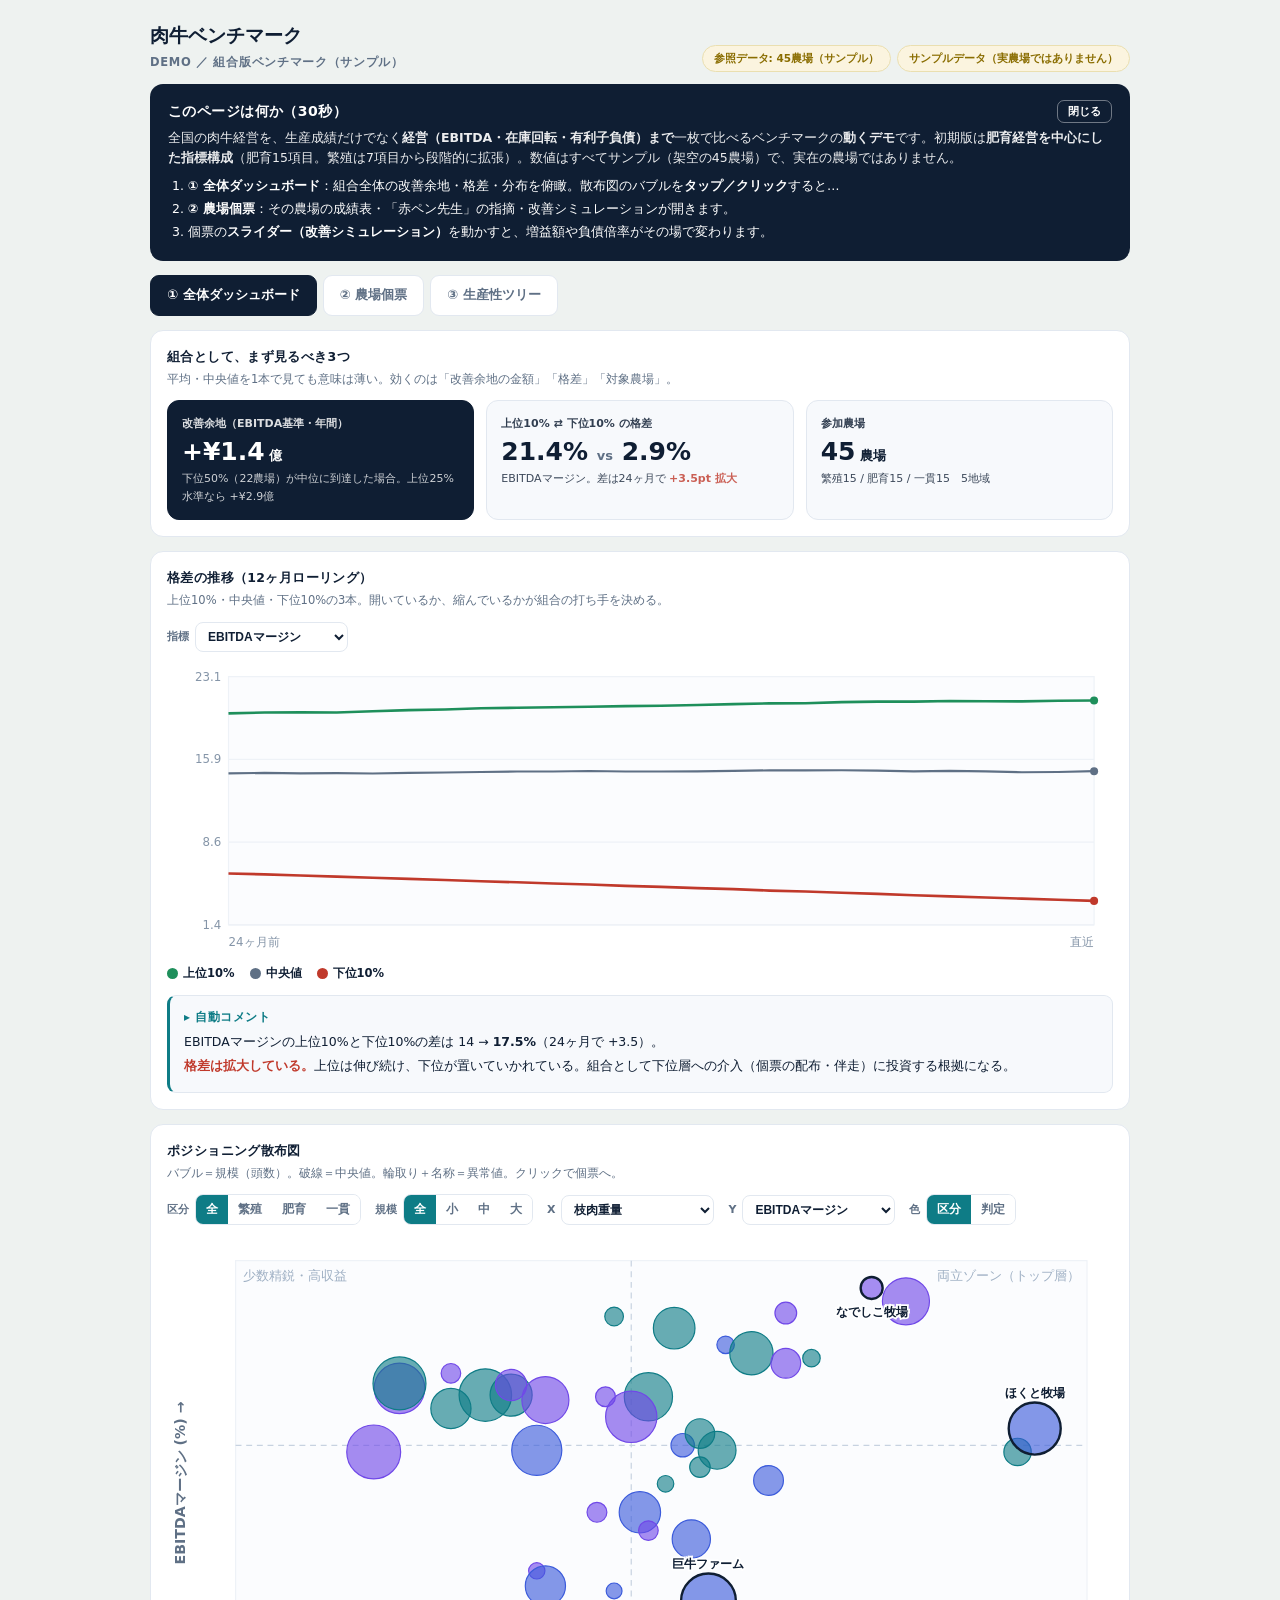
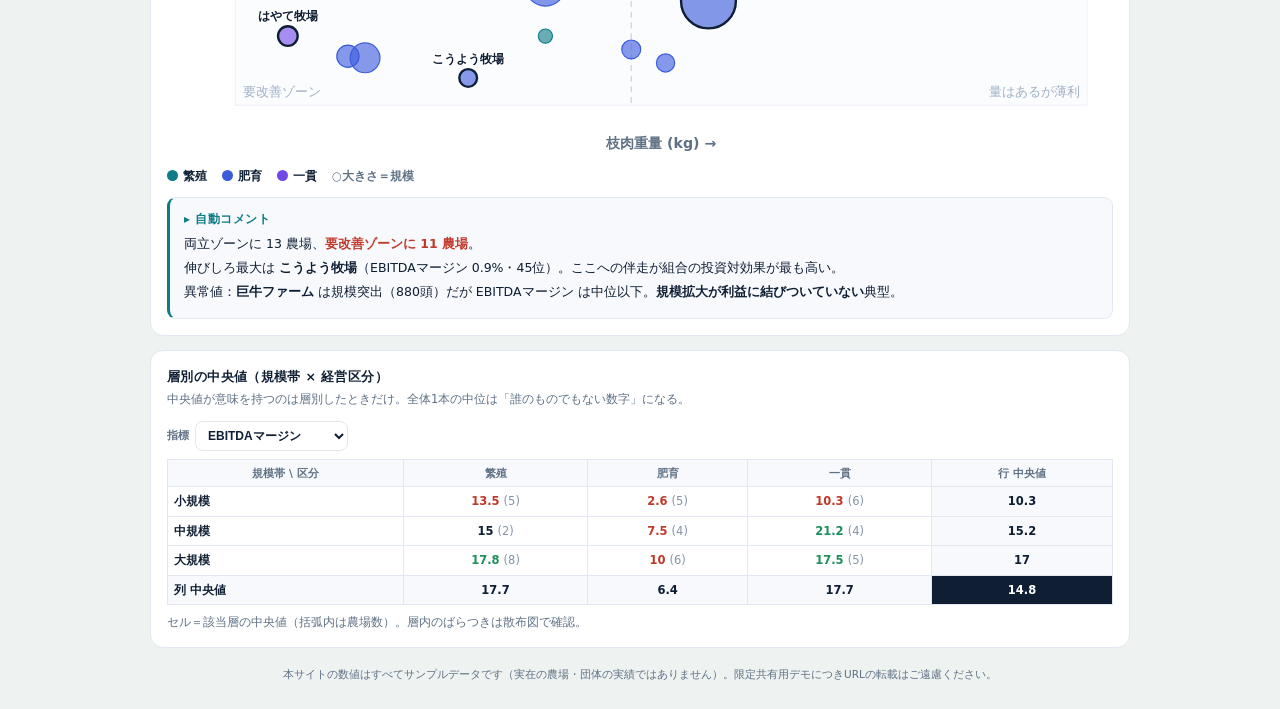
<file: index.html>
<!doctype html>
<html lang="ja">
<head>
<meta charset="utf-8">
<meta name="viewport" content="width=device-width, initial-scale=1">
<meta name="robots" content="noindex,nofollow">
<meta name="referrer" content="no-referrer">
<title>肉牛ベンチマーク（デモ）</title>
<link rel="stylesheet" href="assets/style.css">
</head>
<body>
<div id="app">

  <div class="head">
    <div class="title">肉牛ベンチマーク<small>DEMO ／ 組合版ベンチマーク（サンプル）</small></div>
    <div style="display:flex;gap:6px;flex-wrap:wrap">
      <div class="flag">参照データ: 45農場（サンプル）</div>
      <div class="flag">サンプルデータ（実農場ではありません）</div>
    </div>
  </div>

  <div class="intro" id="intro">
    <button class="close" id="introClose">閉じる</button>
    <h2>このページは何か（30秒）</h2>
    <p>全国の肉牛経営を、生産成績だけでなく<b>経営（EBITDA・在庫回転・有利子負債）まで</b>一枚で比べるベンチマークの<b>動くデモ</b>です。初期版は<b>肥育経営を中心にした指標構成</b>（肥育15項目。繁殖は7項目から段階的に拡張）。数値はすべてサンプル（架空の45農場）で、実在の農場ではありません。</p>
    <ol>
      <li><b>① 全体ダッシュボード</b>：組合全体の改善余地・格差・分布を俯瞰。散布図のバブルを<b>タップ／クリック</b>すると…</li>
      <li><b>② 農場個票</b>：その農場の成績表・「赤ペン先生」の指摘・改善シミュレーションが開きます。</li>
      <li>個票の<b>スライダー（改善シミュレーション）</b>を動かすと、増益額や負債倍率がその場で変わります。</li>
    </ol>
  </div>

  <div class="tabs">
    <div class="tab on" data-v="ov">① 全体ダッシュボード</div>
    <div class="tab" data-v="fm">② 農場個票</div>
    <div class="tab" data-v="tree">③ 生産性ツリー</div>
  </div>

  <div id="loading" class="panel"><p class="psub" style="margin:0">データを読み込んでいます…</p></div>

  <div id="viewOv" style="display:none">
    <div class="panel">
      <p class="ph">組合として、まず見るべき3つ</p>
      <p class="psub">平均・中央値を1本で見ても意味は薄い。効くのは「改善余地の金額」「格差」「対象農場」。</p>
      <div class="kpis" id="kpis"></div>
    </div>
    <div class="panel">
      <p class="ph">格差の推移（12ヶ月ローリング）</p>
      <p class="psub">上位10%・中央値・下位10%の3本。開いているか、縮んでいるかが組合の打ち手を決める。</p>
      <div class="grp" style="margin-bottom:8px"><span>指標</span><select id="selGap"></select></div>
      <div id="gapPlot"></div>
      <div class="legend"><b><span class="dot" style="background:#1e8f5b"></span>上位10%</b><b><span class="dot" style="background:#5f7085"></span>中央値</b><b><span class="dot" style="background:#c0392b"></span>下位10%</b></div>
      <div class="cmt" id="gapCmt"></div>
    </div>
    <div class="panel">
      <p class="ph">ポジショニング散布図</p>
      <p class="psub">バブル＝規模（頭数）。破線＝中央値。輪取り＋名称＝異常値。クリックで個票へ。</p>
      <div class="ctrls">
        <div class="grp"><span>区分</span><div class="seg" id="segKu"><button data-k="all" class="on">全</button><button data-k="繁殖">繁殖</button><button data-k="肥育">肥育</button><button data-k="一貫">一貫</button></div></div>
        <div class="grp"><span>規模</span><div class="seg" id="segSc"><button data-s="all" class="on">全</button><button data-s="小">小</button><button data-s="中">中</button><button data-s="大">大</button></div></div>
        <div class="grp"><span>X</span><select id="selX"></select></div>
        <div class="grp"><span>Y</span><select id="selY"></select></div>
        <div class="grp"><span>色</span><div class="seg" id="segCol"><button data-c="ku" class="on">区分</button><button data-c="gr">判定</button></div></div>
      </div>
      <div class="plotwrap"><div id="plot"></div><div class="tip" id="tip"></div></div>
      <div class="legend" id="legend"></div>
      <div class="cmt" id="cmt"></div>
    </div>
    <div class="panel">
      <p class="ph">層別の中央値（規模帯 × 経営区分）</p>
      <p class="psub">中央値が意味を持つのは層別したときだけ。全体1本の中位は「誰のものでもない数字」になる。</p>
      <div class="grp" style="margin-bottom:8px"><span>指標</span><select id="selStrat"></select></div>
      <div class="scroll"><table id="stratTbl"></table></div>
      <div class="note">セル＝該当層の中央値（括弧内は農場数）。層内のばらつきは散布図で確認。</div>
    </div>
  </div>

  <div id="viewFm" style="display:none">
    <div class="panel">
      <div class="ctrls"><div class="grp"><span>農場</span><select id="selFarm"></select></div></div>
      <div class="fhead">
        <div><div class="fname" id="fName"></div><div class="fmeta" id="fMeta"></div></div>
        <div style="display:flex;align-items:center;gap:14px">
          <a id="toTree" href="#" style="font-size:11.5px;font-weight:700;color:var(--accent);white-space:nowrap">③ 生産性ツリーで見る →</a>
          <div class="big" style="display:flex;align-items:center;gap:9px"><div style="font-size:10.5px;color:var(--muted)">総合判定</div><div class="gchip" id="fGrade"></div></div>
        </div>
      </div>
      <div class="subttl" style="margin-top:6px">前提条件（コンテキスト）</div>
      <div class="ctx" id="ctxBox"></div>
      <div class="note">※初回ヒアリング（アンケートフォーム）で取得。年1回、または前提が変わったときに更新。</div>
    </div>
    <div class="panel">
      <p class="ph">赤ペン先生 — コンテキストを踏まえた評価と示唆</p>
      <p class="psub">同じ成績でも、牛舎キャパ・借入・労働力が違えば打ち手は変わる。前提条件と突き合わせて採点する。</p>
      <div class="pen" id="penBox"></div>
      <div class="note">※生成方式＝ハイブリッド（ルールで骨・LLMで肉付け）。本デモはルールベースで完結（ルール定義は data/advice_rules.json に外部化）。数値と根拠はルール側で確定し、必ず指摘に同居させる。獣医学的診断・投資/財務の断定的助言はしない。</div>
    </div>
    <div class="panel">
      <div style="display:flex;justify-content:space-between;align-items:flex-start;gap:10px;flex-wrap:wrap">
        <div><p class="ph">成績表（数値＋位置）</p>
        <p class="psub">PigINFO型の数値表に、位置バーを1列として内包。指標名をタップすると分布と推移が開く。</p></div>
        <div class="grp"><span>並び</span><div class="seg" id="segScoreSort"><button data-o="sec" class="on">セクション順</button><button data-o="rank">判定順</button></div></div>
      </div>
      <div class="scroll"><table id="scoreTbl"></table></div>
      <div id="metricDetail" style="display:none"></div>
      <div class="note">位置バー：左＝下位10% / 右＝上位10% / 細線＝中央値。↓良＝低いほど良い指標。総合判定は区分が持つ指標で採点する（肥育15指標／繁殖・一貫22指標。分母が区分で異なる）。<b>年間出荷頭数のみ、同じ規模帯の中で比較する（規模の大小は経営の巧拙ではないため。データ数＝小16／中10／大19）。</b></div>
    </div>
    <div class="panel">
      <p class="ph">推移（12ヶ月ローリング平均・指数＝24ヶ月前を100）</p>
      <p class="psub">単位の違う指標を同一マトリクスで重ねて見る。伸びているのか、落ちているのかが本質。</p>
      <div class="chk" id="tsChk" style="margin-bottom:10px"></div>
      <div class="plotwrap"><div id="tsPlot"></div><div class="tip" id="tip2"></div></div>
      <div class="legend" id="tsLeg"></div>
      <div class="cmt" id="tsCmt"></div>
      <div class="note">※初期値は過去データの遡及で埋める。生産KPIは月次（と畜成績・市場データ）、経営指標は年次（決算3期分）の二層。</div>
    </div>
    <div class="panel">
      <p class="ph">経営指標</p>
      <p class="psub">先行事例（豚のPigINFO）が踏み込んでいないBS・資本効率まで。ここが差別化の核。</p>
      <div id="mgmtBox"></div>
      <div class="subttl">年次（決算3期分）</div>
      <div class="scroll"><table id="fiscalTbl"></table></div>
      <div class="note">財務は月次で遡及できないため、経営指標は年次（決算3期分）で持つ（生産KPIの月次と二層）。</div>
    </div>
    <div class="panel">
      <div class="grid2">
        <div><div class="subttl" style="margin-top:0">改善シミュレーション</div>
          <div class="sim">
            <label>肥育日数の短縮：<span id="lbFat">0</span> 日</label><input type="range" id="sFat" min="0" max="90" value="0" step="5">
            <label>事故率の低減：<span id="lbMort">0.0</span> pt</label><input type="range" id="sMort" min="0" max="30" value="0" step="1">
            <div id="ciLever" style="display:none">
              <label>分娩間隔の短縮：<span id="lbCi">0.0</span> ヶ月</label><input type="range" id="sCi" min="0" max="15" value="0" step="1">
            </div>
            <div class="simout">
              <div class="c"><div class="t">追加出荷</div><div class="v" id="oHead"></div></div>
              <div class="c"><div class="t">純増益（EBITDA増・年間）</div><div class="v" id="oYen"></div></div>
              <div class="c"><div class="t">EBITDAマージン</div><div class="v" id="oEbit"></div></div>
              <div class="c"><div class="t">有利子負債/EBITDA</div><div class="v" id="oDebt"></div></div>
            </div>
            <div class="capwarn" id="capWarn"></div>
            <div class="subttl" style="margin:12px 0 5px">増益の内訳（年間・限界利益ベース）</div>
            <div class="scroll"><table id="simBreak"></table></div>
            <div class="note" id="simNote"></div>
          </div>
        </div>
        <div><div class="subttl" style="margin-top:0">生産ツリー（弱点の自動ハイライト）</div>
          <div id="treeBox" style="background:var(--bg);border:1px solid var(--line);border-radius:11px;padding:12px 14px;font-size:12px;line-height:2"></div>
        </div>
      </div>
    </div>
  </div>

  <div id="viewTree" style="display:none">
    <div class="panel">
      <div class="ctrls">
        <div class="grp"><span>農場</span><select id="selFarmTree"></select></div>
        <a id="toFm" href="#" style="font-size:11.5px;font-weight:700;color:var(--accent)">② 農場個票へ →</a>
      </div>
      <p class="ph">生産性ツリー — 粗利益（飼養1頭/年）の要因分解</p>
      <p class="psub">成績表は順位が並ぶだけで、どこから手をつけるか分からない。ツリーは自分の弱点がどの経路で粗利益に効いているかを線で追える。グレー＝未取得（実データで埋まる）。</p>
      <div class="scroll"><div id="treePlot"></div></div>
      <div class="cmt" id="treeCmt"></div>
      <div class="note" id="treeNote"></div>
    </div>
  </div>

</div>
<footer>本サイトの数値はすべてサンプルデータです（実在の農場・団体の実績ではありません）。限定共有用デモにつきURLの転載はご遠慮ください。</footer>
<script src="assets/charts.js"></script>
<script src="assets/sim_model.js"></script>
<script src="assets/tree.js"></script>
<script src="assets/app.js"></script>
</body>
</html>
</file>
<file: assets/style.css>
/* 肉牛ベンチマーク モック — ワイヤーv2（視覚SSOT）から抽出したスタイル */
:root{
  --ink:#0f1e33;--muted:#5f7085;--line:#e2e8f0;--bg:#f7f9fc;--card:#fff;
  --accent:#0e7c86;--accent2:#3b5bdb;--vio:#7048e8;
  --gA:#1e8f5b;--gB:#77bd54;--gC:#e0b93a;--gD:#e08a3c;--gE:#dd6236;--gF:#c0392b;
}
*{box-sizing:border-box}
html{-webkit-text-size-adjust:100%}
body{margin:0;background:#eef2f0;padding:20px 14px;
  font-family:"Hiragino Kaku Gothic ProN","Hiragino Sans",Meiryo,system-ui,sans-serif;
  color:var(--ink);line-height:1.6;-webkit-font-smoothing:antialiased}
#app{max-width:980px;margin:0 auto}

.head{display:flex;justify-content:space-between;align-items:flex-end;gap:12px;flex-wrap:wrap;margin-bottom:12px}
.title{font-size:19px;font-weight:800}
.title small{display:block;font-weight:600;font-size:11.5px;color:var(--muted);letter-spacing:.06em;margin-top:3px}
.flag{font-size:10.5px;font-weight:700;color:#8a6d00;background:#fbf4df;border:1px solid #eadfb0;border-radius:999px;padding:4px 11px}

/* 初回アクセス向け 30秒説明 */
.intro{background:var(--ink);color:#fff;border-radius:13px;padding:16px 18px;margin-bottom:14px}
.intro h2{margin:0 0 6px;font-size:14px;letter-spacing:.03em}
.intro ol{margin:8px 0 0;padding-left:20px;font-size:12.5px}
.intro li{margin:3px 0}
.intro p{margin:0;font-size:12.5px;opacity:.92}
.intro .close{float:right;background:none;border:1px solid rgba(255,255,255,.4);color:#fff;border-radius:7px;font-size:11px;font-weight:700;padding:3px 10px;cursor:pointer}

.tabs{display:flex;gap:6px;margin-bottom:14px;flex-wrap:wrap}
.tab{padding:9px 16px;border:1px solid var(--line);background:#fff;border-radius:9px;font-size:13px;font-weight:700;color:var(--muted);cursor:pointer}
.tab.on{background:var(--ink);color:#fff;border-color:var(--ink)}
.panel{background:var(--card);border:1px solid var(--line);border-radius:13px;padding:16px;margin-bottom:14px}
.ph{font-size:12.5px;font-weight:800;letter-spacing:.03em;margin:0 0 3px}
.psub{font-size:11.5px;color:var(--muted);margin:0 0 12px}

.kpis{display:grid;grid-template-columns:repeat(3,1fr);gap:12px}
.kpi{border:1px solid var(--line);border-radius:12px;padding:14px;background:var(--bg)}
.kpi.hero{background:var(--ink);border-color:var(--ink);color:#fff}
.kpi .t{font-size:11px;font-weight:700;opacity:.85}
.kpi .v{font-size:25px;font-weight:800;font-variant-numeric:tabular-nums;line-height:1.25;margin-top:3px}
.kpi .v span{font-size:13px}
.kpi .s{font-size:11px;opacity:.8;margin-top:3px}
.kpi .up{color:var(--gF);font-weight:800}

.ctrls{display:flex;flex-wrap:wrap;gap:8px 14px;align-items:center;margin-bottom:12px}
.grp{display:flex;align-items:center;gap:6px}
.grp>span{font-size:11px;font-weight:700;color:var(--muted)}
.seg{display:inline-flex;border:1px solid var(--line);border-radius:8px;overflow:hidden}
.seg button{border:0;background:#fff;padding:6px 10px;font-size:12px;font-weight:700;color:var(--muted);cursor:pointer}
.seg button.on{background:var(--accent);color:#fff}
select{border:1px solid var(--line);border-radius:8px;padding:6px 8px;font-size:12px;font-weight:700;background:#fff;color:var(--ink)}
svg{width:100%;height:auto;display:block}
.plotwrap{position:relative}
.tip{position:absolute;pointer-events:none;background:var(--ink);color:#fff;font-size:11.5px;padding:7px 9px;border-radius:7px;opacity:0;white-space:nowrap;z-index:5}
.legend{display:flex;flex-wrap:wrap;gap:9px 15px;margin-top:9px;font-size:11.5px;color:var(--muted)}
.legend b{display:inline-flex;align-items:center;gap:5px;font-weight:600;color:var(--ink)}
.dot{width:11px;height:11px;border-radius:50%;display:inline-block}
.note{font-size:11.5px;color:var(--muted);margin-top:8px}
.cmt{background:var(--bg);border:1px solid var(--line);border-left:3px solid var(--accent);border-radius:9px;padding:12px 14px;margin-top:12px}
.cmt h4{margin:0 0 5px;font-size:12px;color:var(--accent);letter-spacing:.04em}
.cmt p{margin:4px 0;font-size:12.5px}
.warn{color:var(--gF);font-weight:700}

table{width:100%;border-collapse:collapse;font-size:11.5px}
th,td{border:1px solid var(--line);padding:5px 6px;text-align:center;font-variant-numeric:tabular-nums;white-space:nowrap}
th{background:var(--bg);color:var(--muted);font-size:10.5px}
td.k{text-align:left;font-weight:700}
td.self{background:#eef3fb;font-weight:800}
.scroll{overflow-x:auto;-webkit-overflow-scrolling:touch}

.gchip{width:20px;height:20px;border-radius:6px;color:#fff;font-size:11px;font-weight:800;display:inline-flex;align-items:center;justify-content:center}
.mini{position:relative;width:92px;height:13px;background:linear-gradient(90deg,#fde8e4,#fbf4df,#e7f4ec);border-radius:7px;display:inline-block}
.mini .m{position:absolute;top:-2px;width:3px;height:17px;border-radius:2px;background:var(--ink)}
.mini .md{position:absolute;top:0;bottom:0;width:1px;background:#b9c4d4}

.fhead{display:flex;justify-content:space-between;align-items:center;gap:12px;flex-wrap:wrap;margin-bottom:10px}
.fname{font-size:17px;font-weight:800}
.fmeta{font-size:11.5px;color:var(--muted);margin-top:2px}
.big .gchip{width:44px;height:44px;border-radius:12px;font-size:23px}
.ctx{display:grid;grid-template-columns:repeat(3,1fr);gap:9px}
.ctx div{background:var(--bg);border:1px solid var(--line);border-radius:9px;padding:9px 11px}
.ctx .cl{font-size:10.5px;color:var(--muted);font-weight:700}
.ctx .cv{font-size:13.5px;font-weight:800;margin-top:1px}
.ctx .cv small{font-weight:600;font-size:11px;color:var(--muted)}

.pen{border:1px solid #f0d3cd;background:#fffaf9;border-radius:12px;padding:14px}
.pen .item{display:flex;gap:10px;padding:9px 0;border-bottom:1px dashed #f0d3cd}
.pen .item:last-child{border-bottom:0}
.pen .lv{flex:0 0 auto;font-size:10px;font-weight:800;color:#fff;border-radius:6px;padding:3px 8px;height:fit-content;white-space:nowrap}
.pen .tx{flex:1 1 auto;min-width:0}
.pen .tx b{font-size:12.5px;display:block;margin-bottom:2px}
.pen .tx span{font-size:12px;color:#4b5c6b}
.pen .ev{display:block;font-size:10.5px;color:#8a6d5a;margin-top:4px}
.pen .fb{display:flex;gap:6px;margin-top:6px}
.pen .fb button{border:1px solid var(--line);background:#fff;border-radius:6px;font-size:10.5px;color:var(--muted);padding:2px 8px;cursor:pointer}
.pen .fb button.on{background:var(--accent);border-color:var(--accent);color:#fff}

.bullet{margin:9px 0}
.bullet .bl{display:flex;justify-content:space-between;font-size:12px;margin-bottom:3px;gap:8px}
.bwrap{position:relative;height:12px;background:var(--bg);border:1px solid var(--line);border-radius:7px}
.bfill{position:absolute;top:0;bottom:0;left:0;border-radius:7px}
.bmed{position:absolute;top:-3px;width:2px;height:18px;background:var(--ink)}

.chk{display:flex;flex-wrap:wrap;gap:6px}
.chk label{display:inline-flex;align-items:center;gap:5px;font-size:11.5px;font-weight:700;border:1px solid var(--line);border-radius:7px;padding:5px 9px;cursor:pointer;background:#fff}

.sim{background:var(--bg);border:1px solid var(--line);border-radius:11px;padding:14px}
.sim label{font-size:12px;font-weight:700;display:block;margin:8px 0 3px}
.sim input[type=range]{width:100%}
.simout{display:grid;grid-template-columns:1fr 1fr;gap:8px;margin-top:10px}
.simout .c{background:#fff;border:1px solid var(--line);border-radius:9px;padding:8px 10px}
.simout .c .t{font-size:10.5px;color:var(--muted)}
.simout .c .v{font-size:16px;font-weight:800;font-variant-numeric:tabular-nums}
.simout .c .v .up{color:var(--gA);font-size:11.5px}

.grid2{display:grid;grid-template-columns:1fr 1fr;gap:14px}
.subttl{font-size:12.5px;font-weight:800;margin:14px 0 7px}
.capwarn{margin-top:8px;font-size:11.5px;color:var(--gF);font-weight:700;display:none}

footer{max-width:980px;margin:18px auto 6px;font-size:10.5px;color:var(--muted);text-align:center}

@media(max-width:700px){
  .kpis,.ctx,.grid2{grid-template-columns:1fr}
  body{padding:14px 10px}
}
</file>
